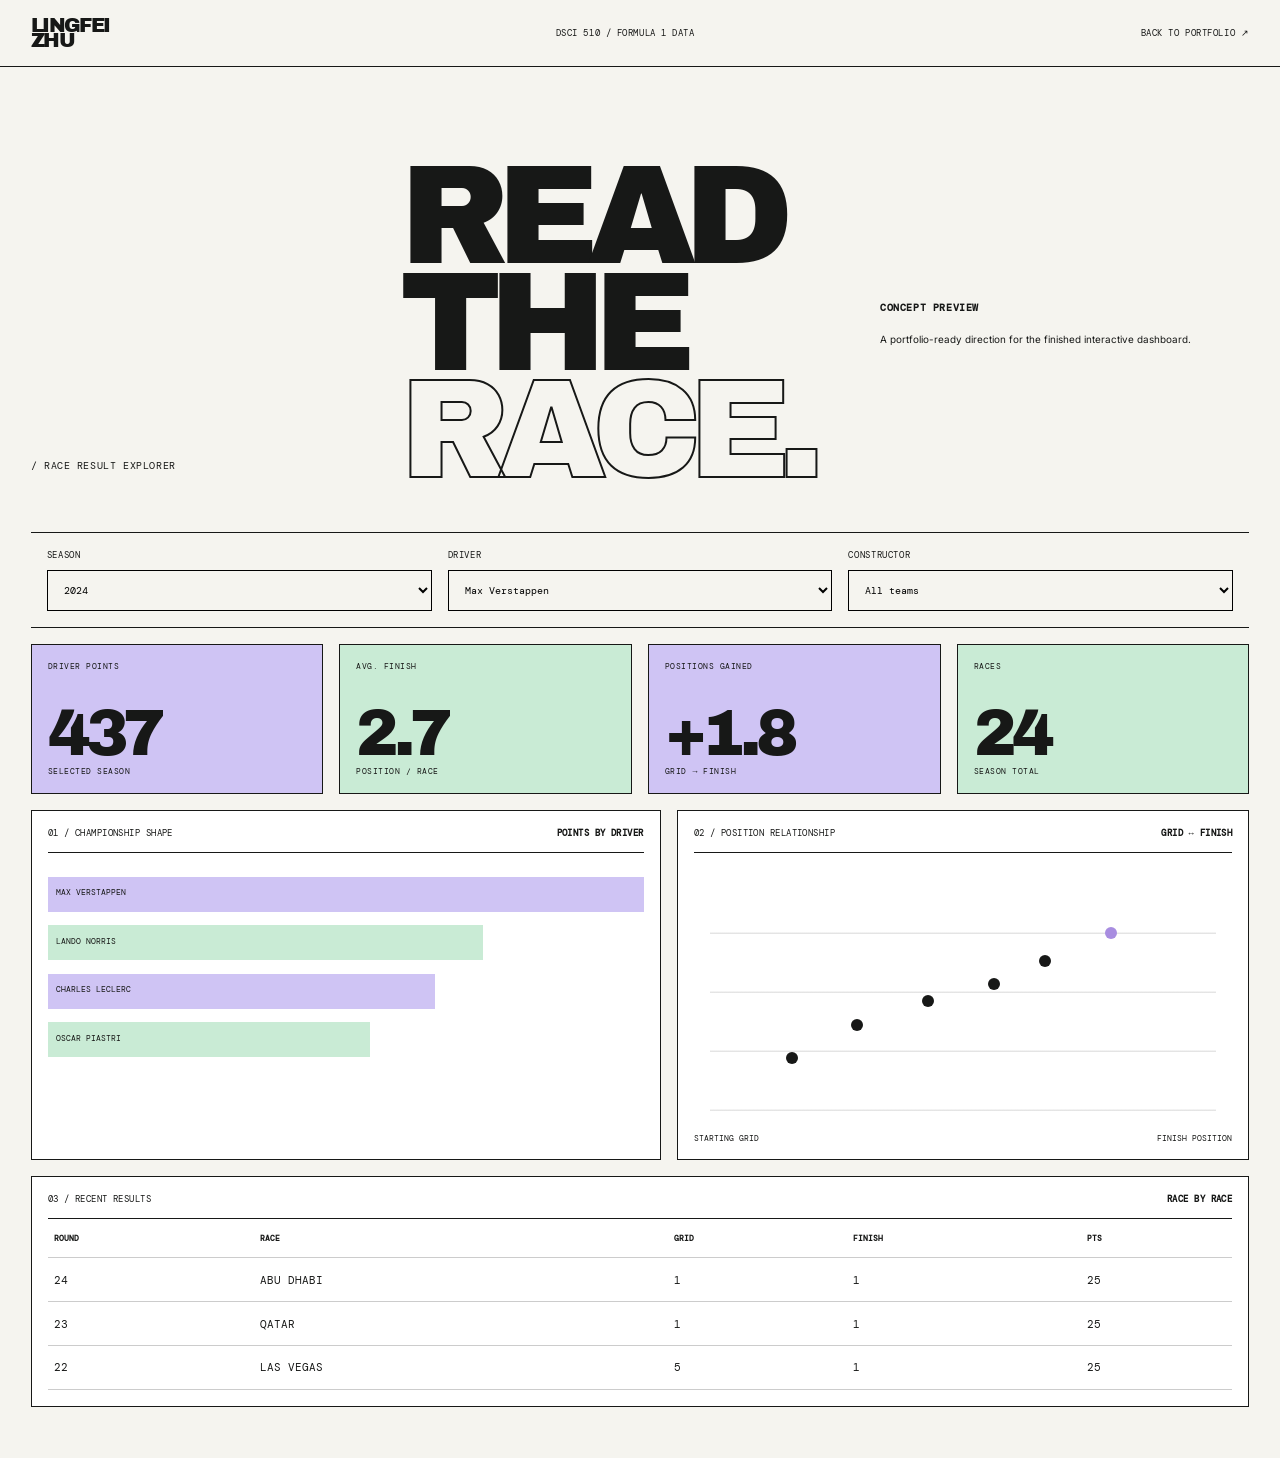
<file: f1-dashboard.html>
<!doctype html><html lang="en"><head><meta charset="UTF-8"><meta name="viewport" content="width=device-width,initial-scale=1.0"><title>Race Result Explorer</title><link rel="preconnect" href="https://fonts.googleapis.com"><link rel="preconnect" href="https://fonts.gstatic.com" crossorigin><link href="https://fonts.googleapis.com/css2?family=Archivo+Black&family=DM+Mono:wght@400;500&family=Inter:wght@400;600&display=swap" rel="stylesheet"><style>:root{--ink:#171817;--paper:#f5f4ef;--v:#cfc4f4;--m:#c9ebd5;--mono:"DM Mono",monospace;--display:"Archivo Black",sans-serif}*{box-sizing:border-box}body{margin:0;background:var(--paper);color:var(--ink);font-family:Inter,sans-serif}a{color:inherit;text-decoration:none}header{display:flex;justify-content:space-between;align-items:center;padding:18px 2.4vw;border-bottom:1px solid;font:.58rem var(--mono);letter-spacing:.06em}header a:first-child{font:1.25rem/.75 var(--display);letter-spacing:-.08em}main{padding:0 2.4vw 4vw}.hero{display:grid;grid-template-columns:1fr 1.3fr 1fr;min-height:42vh;align-items:end;padding:6rem 0 3rem}.hero p,.hero div{font:.62rem/1.5 var(--mono);letter-spacing:.06em}.hero h1{grid-column:2;margin:0;font:clamp(4.5rem,11vw,11rem)/.76 var(--display);letter-spacing:-.09em}.hero i{color:transparent;-webkit-text-stroke:2px var(--ink);font-style:normal}.hero div{align-self:center}.hero div span{display:block;margin-top:1rem;font-family:Inter,sans-serif;letter-spacing:0;line-height:1.5}.controls,.metrics,.grid{display:grid;gap:1rem}.controls{grid-template-columns:repeat(3,1fr);padding:1rem;border-block:1px solid}.controls label{font:.55rem var(--mono);letter-spacing:.07em}.controls select{width:100%;margin-top:.55rem;padding:.75rem;border:1px solid;background:var(--paper);font:.65rem var(--mono)}.metrics{grid-template-columns:repeat(4,1fr);margin:1rem 0}.metrics article{min-height:150px;padding:1rem;border:1px solid;background:var(--v);display:flex;flex-direction:column}.metrics article:nth-child(2n){background:var(--m)}small,.metrics span{font:.52rem var(--mono);letter-spacing:.06em}.metrics strong{margin:auto 0 .4rem;font:clamp(2.5rem,5vw,5rem)/.8 var(--display);letter-spacing:-.08em}.grid{grid-template-columns:1.1fr 1fr}.panel{min-height:350px;padding:1rem;border:1px solid;background:#fff}.results{grid-column:1/-1;min-height:0}.head{display:flex;justify-content:space-between;padding-bottom:.8rem;border-bottom:1px solid;font:.55rem var(--mono);letter-spacing:.05em}.bars{height:255px;padding:1.5rem 0;display:flex;flex-direction:column;gap:.85rem}.bars i{position:relative;width:var(--x);height:35px;background:var(--v);font-style:normal}.bars i:nth-child(2n){background:var(--m)}.bars em{position:absolute;left:.5rem;top:.65rem;font:.52rem var(--mono);font-style:normal}.scatter{position:relative}.dots{position:absolute;inset:4rem 2rem 3rem;background:repeating-linear-gradient(to bottom,transparent 0,transparent 24%,#ddd 25%)}.dots i{position:absolute;width:12px;aspect-ratio:1;border-radius:50%;background:var(--ink)}.dots i:nth-child(1){left:15%;bottom:20%}.dots i:nth-child(2){left:28%;bottom:34%}.dots i:nth-child(3){left:42%;bottom:44%}.dots i:nth-child(4){left:55%;bottom:51%}.dots i:nth-child(5){left:65%;bottom:61%}.dots i:nth-child(6){left:78%;bottom:73%;background:#a88de0}.scatter footer{position:absolute;bottom:1rem;left:1rem;right:1rem;display:flex;justify-content:space-between;font:.48rem var(--mono)}table{width:100%;border-collapse:collapse;font:.68rem var(--mono)}th,td{padding:.9rem .4rem;border-bottom:1px solid #ccc;text-align:left}th{font-size:.5rem}@media(max-width:760px){header span{display:none}main{padding:0 18px 2rem}.hero{grid-template-columns:1fr;min-height:58vh;padding:5rem 0 2rem}.hero h1{grid-column:1;margin:2rem 0;font-size:20vw}.hero div{align-self:end}.controls,.grid{grid-template-columns:1fr}.metrics{grid-template-columns:1fr 1fr}.results{grid-column:auto}}</style></head><body><header><a href="index.html#project">LINGFEI<br>ZHU</a><span>DSCI 510 / FORMULA 1 DATA</span><a href="index.html#project">BACK TO PORTFOLIO ↗</a></header><main><section class="hero"><p>/ RACE RESULT EXPLORER</p><h1>READ THE<br><i>RACE.</i></h1><div><b>CONCEPT PREVIEW</b><span>A portfolio-ready direction for the finished interactive dashboard.</span></div></section><section class="controls"><label>SEASON<select><option>2024</option><option>2023</option><option>2022</option></select></label><label>DRIVER<select><option>Max Verstappen</option><option>Lando Norris</option><option>Charles Leclerc</option></select></label><label>CONSTRUCTOR<select><option>All teams</option><option>Red Bull Racing</option><option>McLaren</option></select></label></section><section class="metrics"><article><small>DRIVER POINTS</small><strong>437</strong><span>SELECTED SEASON</span></article><article><small>AVG. FINISH</small><strong>2.7</strong><span>POSITION / RACE</span></article><article><small>POSITIONS GAINED</small><strong>+1.8</strong><span>GRID → FINISH</span></article><article><small>RACES</small><strong>24</strong><span>SEASON TOTAL</span></article></section><section class="grid"><article class="panel"><div class="head"><span>01 / CHAMPIONSHIP SHAPE</span><b>POINTS BY DRIVER</b></div><div class="bars"><i style="--x:100%"><em>MAX VERSTAPPEN</em></i><i style="--x:73%"><em>LANDO NORRIS</em></i><i style="--x:65%"><em>CHARLES LECLERC</em></i><i style="--x:54%"><em>OSCAR PIASTRI</em></i></div></article><article class="panel scatter"><div class="head"><span>02 / POSITION RELATIONSHIP</span><b>GRID ↔ FINISH</b></div><div class="dots"><i></i><i></i><i></i><i></i><i></i><i></i></div><footer>STARTING GRID <span>FINISH POSITION</span></footer></article><article class="panel results"><div class="head"><span>03 / RECENT RESULTS</span><b>RACE BY RACE</b></div><table><tr><th>ROUND</th><th>RACE</th><th>GRID</th><th>FINISH</th><th>PTS</th></tr><tr><td>24</td><td>ABU DHABI</td><td>1</td><td>1</td><td>25</td></tr><tr><td>23</td><td>QATAR</td><td>1</td><td>1</td><td>25</td></tr><tr><td>22</td><td>LAS VEGAS</td><td>5</td><td>1</td><td>25</td></tr></table></article></section></main></body></html>
</file>
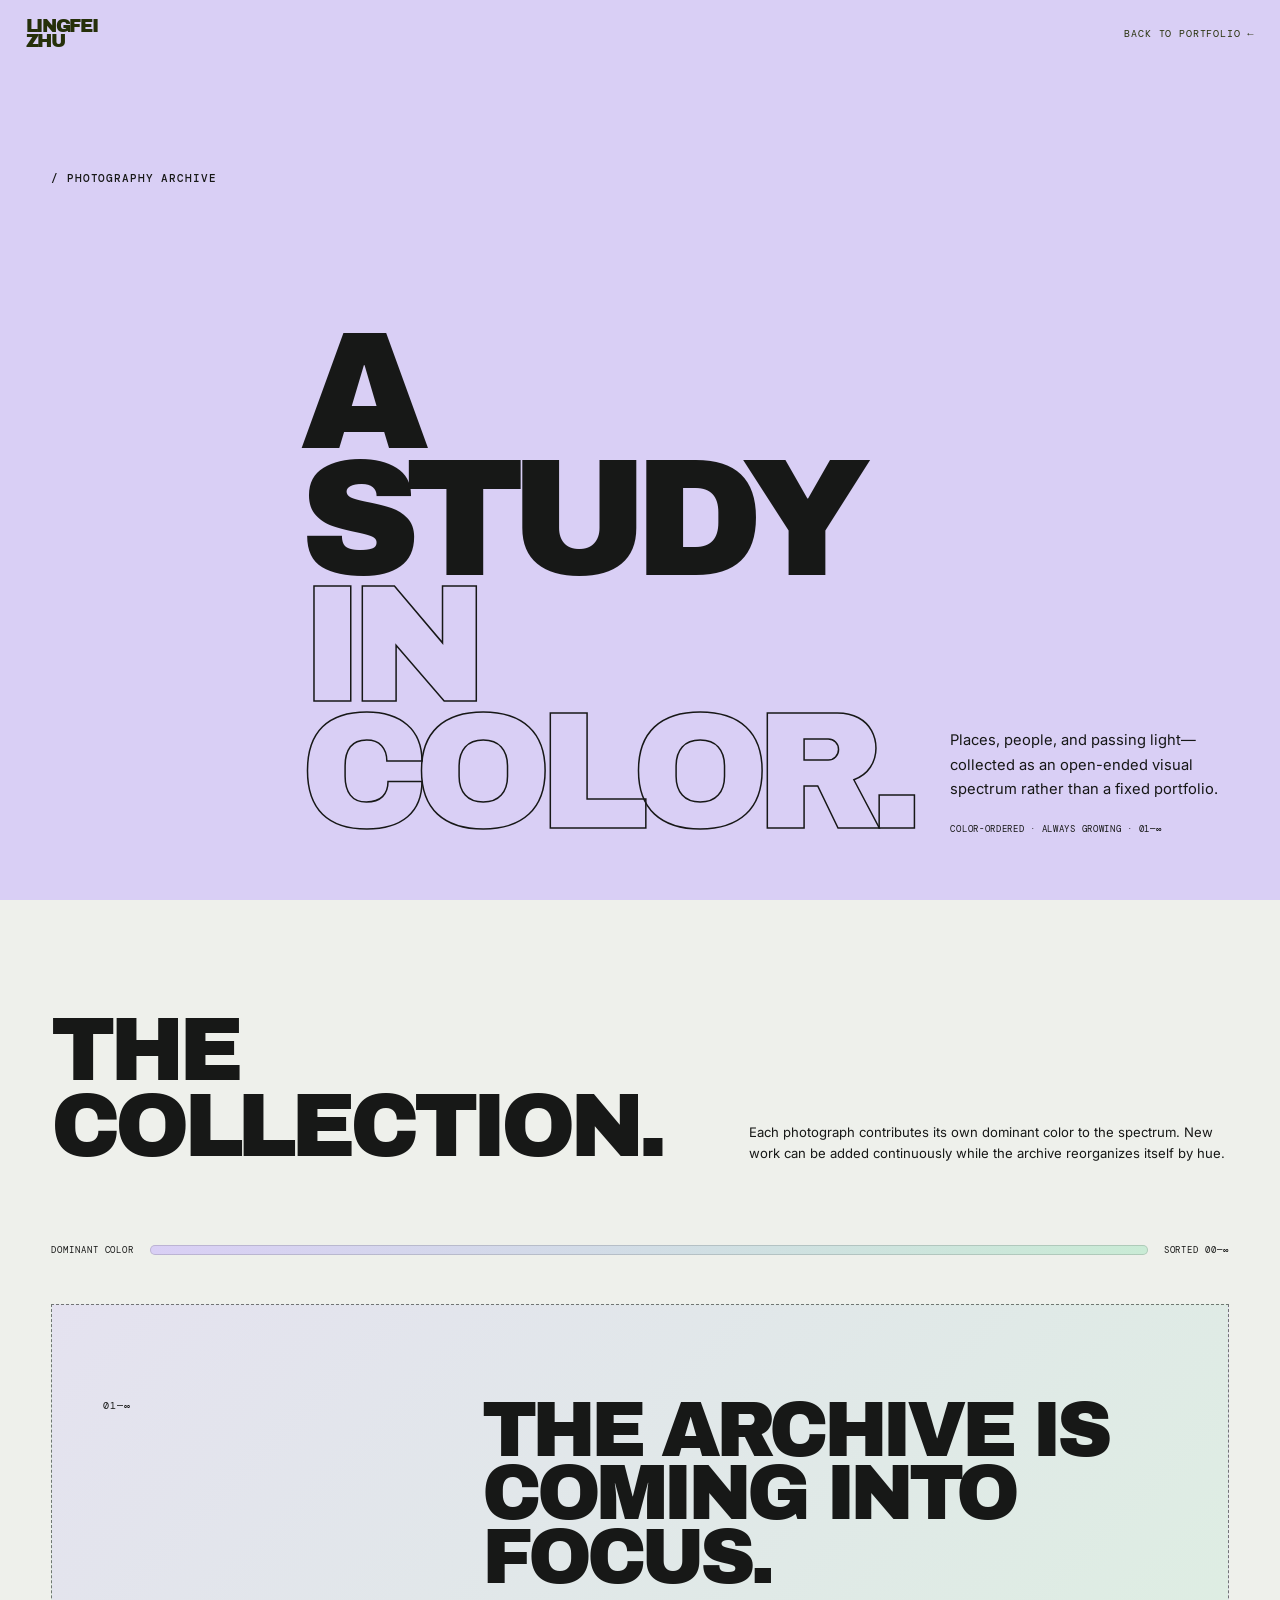
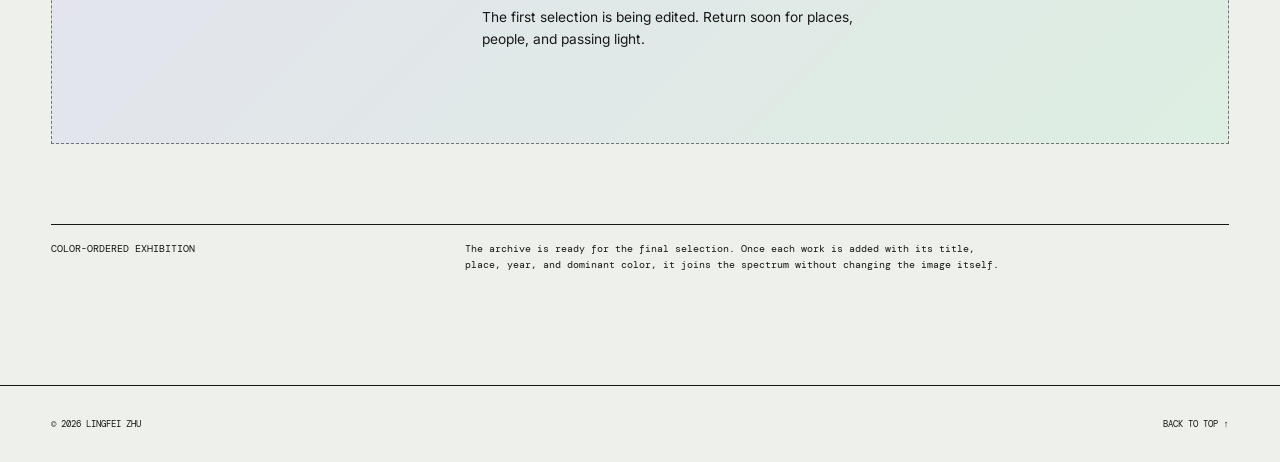
<file: photography.html>
<!doctype html>
<html lang="en">
<head>
  <meta charset="UTF-8" />
  <meta name="viewport" content="width=device-width, initial-scale=1.0" />
  <meta name="theme-color" content="#d9cff5" />
  <meta name="description" content="Lingfei Zhu — an evolving photography archive arranged as a study in color." />
  <title>A Study in Color — Lingfei Zhu</title>
  <link rel="preconnect" href="https://fonts.googleapis.com" />
  <link rel="preconnect" href="https://fonts.gstatic.com" crossorigin />
  <link href="https://fonts.googleapis.com/css2?family=Archivo+Black&amp;family=DM+Mono:wght@300;400;500&amp;family=Inter:wght@400;500;600&amp;display=swap" rel="stylesheet" />
  <link rel="stylesheet" href="styles.css?v=photo-2" />
  <script src="photography.js?v=photo-2" defer></script>
</head>
<body class="photo-archive-page">
  <header class="archive-header">
    <a class="archive-wordmark" href="index.html#photography" aria-label="Return to the main portfolio">LINGFEI<br/>ZHU</a>
    <a href="index.html#photography">BACK TO PORTFOLIO ←</a>
  </header>

  <main>
    <section class="archive-hero" aria-labelledby="archive-title">
      <p class="section-label">/ PHOTOGRAPHY ARCHIVE</p>
      <h1 id="archive-title">A STUDY<br/><span>IN COLOR.</span></h1>
      <div class="archive-hero-copy"><p>Places, people, and passing light—collected as an open-ended visual spectrum rather than a fixed portfolio.</p><small>COLOR-ORDERED · ALWAYS GROWING · 01—∞</small></div>
    </section>

    <section class="archive-gallery" aria-labelledby="collection-title">
      <div class="archive-gallery-head"><h2 id="collection-title">THE<br/>COLLECTION.</h2><p>Each photograph contributes its own dominant color to the spectrum. New work can be added continuously while the archive reorganizes itself by hue.</p></div>
      <div class="gallery-spectrum reveal" aria-label="Photographs sorted by their dominant colors"><span>DOMINANT COLOR</span><i data-photo-spectrum></i><span data-photo-count>SORTED 00—∞</span></div>
      <div class="exhibition-grid" data-photo-gallery aria-live="polite"></div>
      <div class="archive-foot reveal"><p>COLOR-ORDERED EXHIBITION</p><p>The archive is ready for the final selection. Once each work is added with its title, place, year, and dominant color, it joins the spectrum without changing the image itself.</p></div>
    </section>
  </main>

  <div class="photo-lightbox" data-photo-lightbox aria-hidden="true" role="dialog" aria-modal="true" aria-label="Expanded photograph">
    <button class="photo-lightbox-close" type="button" data-photo-close>CLOSE ×</button>
    <figure><img data-photo-lightbox-image alt="" /><figcaption><span data-photo-lightbox-title></span><small data-photo-lightbox-color></small></figcaption></figure>
  </div>

  <footer class="archive-page-foot"><span>© <span data-year></span> LINGFEI ZHU</span><a href="#archive-title">BACK TO TOP ↑</a></footer>
</body>
</html>
</file>
<file: styles.css>
:root{--ink:#171817;--paper:#f5f4ef;--acid:#c9ebd5;--soft:#dce5de;--violet:#cfc4f4;--lavender:#d9cff5;--mint:#c9ebd5;--mono:"DM Mono",monospace;--display:"Archivo Black",sans-serif;--body:"Inter",sans-serif}*{box-sizing:border-box}html{scroll-behavior:smooth}body{margin:0;overflow-x:hidden;background:var(--paper);color:var(--ink);font-family:var(--body)}a{color:inherit;text-decoration:none}button{color:inherit}::selection{background:var(--violet);color:var(--ink)}
.loader{position:fixed;inset:0;z-index:100;display:grid;place-items:center;background:var(--acid);clip-path:inset(0);transition:clip-path 1s cubic-bezier(.77,0,.18,1)}.loader.done{clip-path:inset(0 0 100% 0);pointer-events:none}.loader-mark{font:4.2rem/1 var(--display);letter-spacing:-.12em;transform:skew(-8deg)}.loader-mark span{margin-left:.2em;font-size:1.3rem;vertical-align:top}.loader p{position:absolute;bottom:2rem;font:500 .68rem/1 var(--mono);letter-spacing:.08em}
.site-header{position:fixed;z-index:50;inset:0 0 auto;height:92px;display:flex;align-items:center;justify-content:space-between;padding:15px 2.2vw;color:var(--ink)}.wordmark{position:relative;z-index:2;display:flex;flex-direction:column;color:#fff;font:1.4rem/.77 var(--display);letter-spacing:-.08em;mix-blend-mode:difference}.status{position:relative;z-index:2;display:flex;align-items:center;gap:.6rem;color:#fff;font:.58rem/1 var(--mono);letter-spacing:.08em;mix-blend-mode:difference}.status i{width:7px;height:7px;border-radius:50%;background:var(--mint);box-shadow:0 0 0 5px rgba(201,235,213,.22)}.menu-toggle{position:relative;z-index:2;width:83px;height:48px;display:grid;grid-template-columns:1fr 20px;place-items:center;border:1px solid;border-radius:100px;background:transparent;color:#fff;font:.62rem var(--mono);cursor:pointer;mix-blend-mode:difference}.menu-toggle i{grid-column:2;position:absolute;width:17px;height:1px;background:currentColor;transition:transform .35s}.menu-toggle i:last-child{transform:translateY(5px)}.menu-toggle[aria-expanded=true] i{transform:rotate(45deg)}.menu-toggle[aria-expanded=true] i:last-child{transform:rotate(-45deg)}nav{position:fixed;z-index:1;inset:0;padding:15vh 7vw 6vh;display:flex;flex-direction:column;justify-content:center;background:var(--violet);clip-path:circle(0 at calc(100% - 5vw) 45px);transition:clip-path .8s cubic-bezier(.75,0,.2,1)}nav.open{clip-path:circle(150% at calc(100% - 5vw) 45px)}.site-header:has(nav.open) .wordmark,.site-header:has(nav.open) .status,.site-header:has(nav.open) .menu-toggle{color:var(--ink);mix-blend-mode:normal}nav a{width:max-content;font:clamp(3.2rem,7.5vw,7rem)/.88 var(--display);text-transform:uppercase;letter-spacing:-.085em;transition:transform .25s}nav a:hover{transform:translateX(2vw)}nav a small{display:inline-block;width:3.5rem;font:.65rem var(--mono);letter-spacing:0;vertical-align:top}.nav-foot{margin-top:4vh;font:.64rem/1.5 var(--mono)}
.hero{position:relative;min-height:100svh;padding:20vh 2.2vw 5vh;overflow:hidden}.contour{position:absolute;inset:0;opacity:.5;pointer-events:none}.contour svg{width:100%;height:100%;stroke:#a8aaa2;stroke-width:.8;vector-effect:non-scaling-stroke}.eyebrow,.section-label{position:relative;z-index:2;font:500 .68rem/1 var(--mono);letter-spacing:.08em}.hero h1{position:relative;z-index:2;display:flex;flex-direction:column;width:max-content;margin:5vh 0 0;font:clamp(4.5rem,13.4vw,13rem)/.74 var(--display);letter-spacing:-.095em;text-transform:uppercase}.hero h1 .outline{color:transparent;-webkit-text-stroke:2px var(--ink);transform:translateX(10vw)}.hero h1 span:last-child{transform:translateX(3vw)}.hero-orbit{position:absolute;z-index:3;top:18%;right:7%;width:clamp(130px,17vw,240px);aspect-ratio:1;display:grid;place-items:center;border:1px solid;border-radius:50%;background:var(--acid);animation:float 5s ease-in-out infinite}.hero-orbit b{font:3rem/1 var(--display);letter-spacing:-.12em;transform:skew(-8deg)}.orbit-copy{position:absolute;inset:6px;font:.54rem var(--mono);letter-spacing:.08em;animation:spin 12s linear infinite}.hero-meta{position:absolute;right:4vw;bottom:7vh;z-index:2;width:30vw;min-width:300px}.hero-meta>p{font-size:clamp(1rem,1.45vw,1.35rem);line-height:1.5}.hero-actions{margin-top:1.6rem}.text-link{display:flex;justify-content:space-between;padding:.8rem 0;border-top:1px solid;font:.66rem var(--mono)}.text-link:last-child{border-bottom:1px solid}.hero-index{position:absolute;left:2.2vw;bottom:5vh;font:.6rem var(--mono)}.scroll-cue{position:absolute;bottom:5vh;left:43%;display:flex;align-items:center;gap:.8rem;font:.55rem var(--mono);transform:rotate(-90deg);transform-origin:left center}.scroll-cue i{width:60px;height:1px;background:var(--ink);transform-origin:left;animation:pulse 1.7s ease-in-out infinite}
.section-pad{padding:9rem 4vw}.intro{position:relative;overflow:hidden;background:var(--ink);color:var(--paper)}.intro-copy{max-width:1200px;margin:5rem 0;font:clamp(2.5rem,5.5vw,5.5rem)/1.03 var(--display);letter-spacing:-.06em;text-transform:uppercase}.intro-copy span{color:var(--acid)}.stats{display:grid;grid-template-columns:repeat(4,1fr);gap:1px;margin-bottom:8rem;background:#55574f}.stats article{min-height:220px;padding:1.5rem;display:flex;flex-direction:column;justify-content:space-between;background:var(--ink)}.stats strong{color:var(--acid);font:clamp(3rem,6vw,6rem)/1 var(--display);letter-spacing:-.08em}.stats span{max-width:180px;font:.68rem/1.5 var(--mono);text-transform:uppercase}.ticker{margin-inline:-4vw;padding-block:1rem;overflow:hidden;background:var(--acid);color:var(--ink);white-space:nowrap;transform:rotate(-2deg) scale(1.03)}.ticker div{width:max-content;font:1rem var(--mono);animation:marquee 28s linear infinite}
.section-head{display:grid;grid-template-columns:1fr 2.2fr 1fr;align-items:end;margin-bottom:5rem}.section-head h2,.project h2,.photo-head h2,.contact h2{margin:0;font:clamp(4rem,9vw,9rem)/.78 var(--display);letter-spacing:-.09em}.section-head h2 span,.project h2 span,.photo-head h2 span,.contact h2 span{color:transparent;-webkit-text-stroke:1.5px currentColor}.section-head>p:last-child{font-size:.9rem;line-height:1.6}.education{background:var(--acid)}.education-grid{display:grid;grid-template-columns:1fr 1fr;gap:1.4rem}.education-card{min-height:370px;padding:2rem;display:flex;flex-direction:column;border:1px solid}.education-card:nth-child(2){background:var(--paper)}.edu-year{font:.65rem var(--mono)}.education-card h3{max-width:700px;margin:auto 0 1rem;font:clamp(2.2rem,4vw,4.5rem)/.92 var(--display);letter-spacing:-.06em}.education-card p{margin:0 0 1rem;font-size:1.05rem}.education-card small{font:.62rem/1.5 var(--mono)}
.experience{background:var(--paper)}.timeline{border-top:1px solid}.role{display:grid;grid-template-columns:50px 150px minmax(280px,1.2fr) 1.5fr;gap:1.5rem;padding:2.2rem 0;border-bottom:1px solid}.role-no,.role-date{font:.6rem/1.4 var(--mono)}.role-main h3{margin:0 0 .5rem;font:clamp(1.5rem,2.7vw,3rem)/1 var(--display);letter-spacing:-.05em}.role-main p{margin:0;font-size:.8rem;font-weight:600}.role ul{margin:0;padding-left:1rem;font-size:.84rem;line-height:1.55}.role li+li{margin-top:.5rem}
.project{display:grid;grid-template-columns:minmax(310px,.72fr) minmax(560px,1.28fr);gap:5vw;min-height:100vh;background:var(--violet);color:var(--ink)}.project-copy{align-self:center}.project-copy>p:nth-of-type(2){max-width:650px;font-size:1rem;line-height:1.7}.project-award{margin-top:3rem;padding-top:1rem;display:flex;flex-direction:column;gap:.5rem;border-top:1px solid}.project-award strong{font:1.3rem var(--display)}.project-award span{font:.6rem var(--mono)}.project-visual{position:relative;min-height:680px;overflow:hidden;border:1px solid rgba(23,24,23,.35);background:rgba(245,244,239,.12)}.sonar{position:absolute;inset:50% auto auto 50%;width:min(32vw,480px);aspect-ratio:1;border:1px solid;border-radius:50%;transform:translate(-50%,-50%)}.sonar i{position:absolute;inset:16%;border:1px solid;border-radius:50%}.sonar i:nth-child(2){inset:32%}.sonar i:nth-child(3){inset:48%;background:var(--mint)}.sonar:before,.sonar:after{content:"";position:absolute;background:var(--ink)}.sonar:before{left:50%;top:-15%;width:1px;height:130%}.sonar:after{top:50%;left:-15%;height:1px;width:130%}.sonar b{position:absolute;z-index:2;left:50%;top:50%;color:var(--ink);font:2rem var(--display);transform:translate(-50%,-50%)}.coordinates{position:absolute;left:1.5rem;bottom:1.5rem;font:.62rem/1.6 var(--mono)}.project-hint{position:absolute;right:1.5rem;bottom:1.5rem;margin:0;font:.58rem var(--mono);letter-spacing:.08em}.project-node{position:absolute;z-index:3;width:clamp(170px,15vw,245px);padding:.55rem;border:1px solid var(--ink);background:var(--paper);color:var(--ink);box-shadow:8px 8px 0 rgba(23,24,23,.13);cursor:zoom-in;animation:project-drift 5.4s ease-in-out infinite;animation-delay:var(--delay);transition:box-shadow .25s,scale .25s}.project-node:hover,.project-node:focus-visible{z-index:5;scale:1.045;box-shadow:13px 15px 0 rgba(23,24,23,.18)}.project-node span{display:block;padding:.1rem .15rem .55rem;text-align:left;font:600 .58rem var(--mono)}.project-node img{width:100%;height:135px;display:block;object-fit:cover;border:1px solid rgba(23,24,23,.35)}.node-path{top:7%;right:4%}.node-probability{top:38%;left:3%}.node-search{right:5%;bottom:9%}.node-search img{object-fit:contain;background:#fff}.leaflet-feature{grid-column:1/-1;display:grid;grid-template-columns:.72fr 1.28fr;gap:5vw;margin-top:2rem;padding:clamp(1.5rem,4vw,4rem);border:1px solid;background:var(--mint)}.leaflet-copy{display:flex;flex-direction:column;justify-content:center}.leaflet-copy h3{margin:1.8rem 0;font:clamp(3.2rem,6vw,7rem)/.82 var(--display);letter-spacing:-.075em}.leaflet-copy>p:not(.section-label){max-width:630px;font-size:.95rem;line-height:1.7}.leaflet-copy ul{display:flex;flex-wrap:wrap;gap:.5rem;margin:1.5rem 0 3rem;padding:0;list-style:none}.leaflet-copy li{padding:.55rem .75rem;border:1px solid;border-radius:100px;font:.55rem var(--mono)}.leaflet-copy small{font:.58rem/1.5 var(--mono);letter-spacing:.06em}.leaflet-spread{display:grid;grid-template-columns:1fr 1fr;gap:1.5rem;align-items:center;perspective:1400px}.leaflet-page{position:relative;padding:0;border:1px solid;background:var(--paper);box-shadow:15px 18px 0 rgba(23,24,23,.15);cursor:zoom-in;animation:leaflet-drift 6s ease-in-out infinite;animation-delay:var(--delay);transition:transform .3s,box-shadow .3s}.leaflet-page:first-child{transform:rotateY(4deg) rotate(-1deg)}.leaflet-page:last-child{transform:rotateY(-4deg) rotate(1deg)}.leaflet-page:hover,.leaflet-page:focus-visible{z-index:2;transform:translateY(-8px) rotate(0);box-shadow:20px 25px 0 rgba(23,24,23,.18)}.leaflet-page img{width:100%;display:block;aspect-ratio:8.5/11;object-fit:cover}.leaflet-page span{position:absolute;right:.6rem;bottom:.6rem;padding:.35rem .48rem;background:var(--paper);font:.56rem var(--mono)}.project-lightbox{position:fixed;z-index:120;inset:0;display:grid;grid-template-columns:70px minmax(0,1fr) 70px;align-items:center;padding:5rem 2vw 2rem;background:rgba(23,24,23,.93);color:var(--paper);opacity:0;visibility:hidden;transition:opacity .3s,visibility .3s}.project-lightbox.open{opacity:1;visibility:visible}.project-lightbox figure{height:100%;min-height:0;margin:0;display:grid;grid-template-rows:minmax(0,1fr) auto}.project-lightbox figure img{width:100%;height:100%;min-height:0;object-fit:contain}.project-lightbox figcaption{display:flex;justify-content:space-between;gap:1rem;padding-top:1rem;font:.65rem var(--mono);letter-spacing:.04em}.lightbox-close{position:absolute;top:1.5rem;right:2vw;padding:.7rem 1rem;border:1px solid currentColor;border-radius:100px;background:transparent;color:inherit;font:.62rem var(--mono);cursor:pointer}.lightbox-nav{width:48px;aspect-ratio:1;margin:auto;border:1px solid currentColor;border-radius:50%;background:transparent;color:inherit;font-size:1.2rem;cursor:pointer;transition:background .25s,color .25s}.lightbox-nav:hover{background:var(--mint);color:var(--ink)}
.skills{background:var(--paper)}.skill-list{border-top:1px solid}.skill-list article{display:grid;grid-template-columns:60px 1fr 1.4fr;align-items:center;gap:1rem;padding:1.6rem 0;border-bottom:1px solid}.skill-list span{font:.62rem var(--mono)}.skill-list h3{margin:0;font:clamp(1.4rem,2.8vw,3rem) var(--display);letter-spacing:-.05em}.skill-list p{margin:0;font:.75rem/1.6 var(--mono)}
.photography{background:#eef0eb}.photo-head{display:grid;grid-template-columns:1fr 2.2fr 1fr;align-items:end;margin-bottom:5rem}.photo-head h2{grid-column:2}.photo-head>p:last-child{font-size:.9rem;line-height:1.6}.gallery-spectrum{display:grid;grid-template-columns:auto 1fr auto;align-items:center;gap:1rem;margin-bottom:3rem;font:.58rem var(--mono);letter-spacing:.1em}.gallery-spectrum i{height:10px;border-radius:20px;background:linear-gradient(90deg,#c98f82,#d5aa6d,#b7b66b,#88ad8e,#79a9aa,#7f96bd,#aa8bbd,#c58fae);box-shadow:inset 0 0 0 1px rgba(23,24,23,.15)}.exhibition-grid{display:grid;grid-template-columns:repeat(12,1fr);grid-auto-flow:dense;gap:clamp(1rem,2vw,2rem);align-items:start}.exhibit{margin:0}.exhibit>div{position:relative;display:grid;place-items:center;overflow:hidden;border:1px solid rgba(23,24,23,.45);background:linear-gradient(145deg,#d7d8d4,#f2f2ee);box-shadow:inset 0 -10px var(--photo-color)}.exhibit>div:after{content:"";position:absolute;inset:0;background:linear-gradient(135deg,transparent 49.8%,rgba(23,24,23,.28) 50%,transparent 50.2%)}.exhibit>div:has(img):after{display:none}.exhibit img{width:100%;height:100%;display:block;object-fit:cover}.exhibit b{position:absolute;z-index:1;top:1rem;left:1rem;padding:.25rem .35rem;background:rgba(245,244,239,.8);font:.62rem var(--mono)}.exhibit span{position:relative;z-index:1;font:.57rem var(--mono);letter-spacing:.12em}.exhibit figcaption{display:flex;justify-content:space-between;gap:1rem;padding-top:.65rem;border-top:1px solid;font:.56rem var(--mono)}.exhibit figcaption em{font-style:normal}.exhibit figcaption small{display:flex;align-items:center;gap:.45rem;font:inherit;opacity:.75;text-align:right}.exhibit figcaption small:before{content:"";width:.75rem;height:.75rem;border-radius:50%;background:var(--photo-color);box-shadow:0 0 0 1px rgba(23,24,23,.2)}.exhibit:nth-child(1){grid-column:1/span 5}.exhibit:nth-child(1)>div{aspect-ratio:4/3}.exhibit:nth-child(2){grid-column:8/span 4;margin-top:8rem}.exhibit:nth-child(2)>div{aspect-ratio:3/4}.exhibit:nth-child(3){grid-column:2/span 3;margin-top:-2rem}.exhibit:nth-child(3)>div{aspect-ratio:1}.exhibit:nth-child(4){grid-column:6/span 6;margin-top:4rem}.exhibit:nth-child(4)>div{aspect-ratio:16/9}.exhibit:nth-child(5){grid-column:1/span 4;margin-top:5rem}.exhibit:nth-child(5)>div{aspect-ratio:3/4}.exhibit:nth-child(6){grid-column:6/span 3}.exhibit:nth-child(6)>div{aspect-ratio:1}.exhibit:nth-child(7){grid-column:9/span 4;margin-top:7rem}.exhibit:nth-child(7)>div{aspect-ratio:4/3}.exhibit:nth-child(8){grid-column:3/span 8;margin-top:4rem}.exhibit:nth-child(8)>div{aspect-ratio:16/7;border-style:dashed}.archive-foot{display:grid;grid-template-columns:1fr 2fr;gap:2rem;margin-top:5rem;padding-top:1rem;border-top:1px solid;font:.62rem/1.6 var(--mono)}.archive-foot p{margin:0}.archive-foot p:last-child{max-width:540px}
.contact{position:relative;overflow:hidden;background:var(--ink);color:var(--paper)}.contact-track{position:absolute;top:5rem;white-space:nowrap;color:#2f312b;font:9vw/.8 var(--display);letter-spacing:-.07em;animation:marquee 30s linear infinite reverse}.contact-inner{position:relative;padding:17rem 4vw 3rem}.contact h2{margin:3rem 0 5rem}.contact h2 span{color:var(--acid);-webkit-text-stroke:0}.contact-links{border-top:1px solid #66685f}.contact-button{display:flex;justify-content:space-between;align-items:center;padding:1.2rem 0;border-bottom:1px solid #66685f;font:clamp(1.1rem,2.2vw,2rem) var(--mono)}.contact-button b{width:56px;height:56px;display:grid;place-items:center;border-radius:50%;background:var(--acid);color:var(--ink);transition:transform .3s}.contact-button:hover b{transform:rotate(45deg)}.contact-foot{margin-top:7rem;display:grid;grid-template-columns:1fr 1fr 1fr;font:.6rem var(--mono)}.contact-foot p:nth-child(2){text-align:center}.contact-foot a{text-align:right}.reveal{opacity:0;transform:translateY(40px);transition:opacity .9s ease,transform .9s cubic-bezier(.2,.7,.2,1)}.reveal.in-view{opacity:1;transform:translateY(0)}
@keyframes marquee{to{transform:translateX(-50%)}}@keyframes spin{to{transform:rotate(360deg)}}@keyframes float{50%{transform:translateY(-16px) rotate(3deg)}}@keyframes pulse{50%{transform:scaleX(.35)}}@keyframes project-drift{0%,100%{translate:0 0;rotate:-.4deg}50%{translate:0 calc(var(--drift) * -1);rotate:.7deg}}@keyframes leaflet-drift{0%,100%{translate:0 0}50%{translate:0 -8px}}
@media(max-width:820px){.site-header{height:75px;padding-inline:18px}.status{display:none}nav{padding-inline:18px}nav a{font-size:12vw}.hero{min-height:840px;padding:18vh 18px 3rem}.hero h1{margin-top:4rem;font-size:clamp(4rem,20vw,7rem)}.hero h1 .outline,.hero h1 span:last-child{transform:none}.hero-orbit{top:12%;right:-35px;width:135px}.hero-meta{left:18px;right:auto;bottom:5rem;width:calc(100% - 36px);min-width:0}.scroll-cue{display:none}.section-pad{padding:6rem 18px}.intro-copy{margin-block:4rem}.stats{grid-template-columns:1fr 1fr}.stats article{min-height:170px}.section-head,.photo-head{display:block}.section-head h2,.photo-head h2{margin:2rem 0}.education-grid{grid-template-columns:1fr}.education-card{min-height:300px}.role{grid-template-columns:34px 1fr}.role-date{text-align:right}.role-main,.role ul{grid-column:2}.project{grid-template-columns:1fr;min-height:0}.project-visual{min-height:610px}.sonar{width:70vw}.project-node{width:46%;animation-duration:6s}.project-node img{height:110px}.node-path{top:5%;right:3%}.node-probability{top:35%;left:3%}.node-search{right:3%;bottom:8%}.project-hint{right:1rem;bottom:1rem}.coordinates{left:1rem;bottom:1rem}.leaflet-feature{grid-column:1;grid-template-columns:1fr;margin-inline:-18px;padding:4rem 18px}.leaflet-spread{gap:.6rem}.leaflet-page{box-shadow:7px 9px 0 rgba(23,24,23,.14)}.project-lightbox{grid-template-columns:48px minmax(0,1fr) 48px;padding:4.5rem 0 1.2rem}.lightbox-nav{width:38px}.project-lightbox figcaption{padding-inline:.8rem}.skill-list article{grid-template-columns:36px 1fr}.skill-list p{grid-column:2}.gallery-spectrum{grid-template-columns:auto 1fr auto;gap:.6rem}.gallery-spectrum span{font-size:.48rem}.exhibition-grid{grid-template-columns:repeat(2,1fr);gap:1.5rem 1rem}.exhibit{grid-column:auto!important;margin-top:0!important}.exhibit:nth-child(3n+2){margin-top:4rem!important}.exhibit>div{aspect-ratio:4/3}.exhibit:nth-child(2)>div,.exhibit:nth-child(5)>div{aspect-ratio:3/4}.exhibit:nth-child(8){grid-column:1/3!important}.archive-foot{grid-template-columns:1fr}.contact-inner{padding:12rem 18px 2rem}.contact-button b{width:44px;height:44px}.contact-foot{grid-template-columns:1fr 1fr;gap:1.5rem}.contact-foot p:nth-child(2){display:none}}
@media(prefers-reduced-motion:reduce){html{scroll-behavior:auto}*,*:before,*:after{animation-duration:.01ms!important;animation-iteration-count:1!important;transition-duration:.01ms!important}}
.workflow-feature{grid-column:1/-1;display:grid;grid-template-columns:.62fr 1.38fr;gap:4vw;align-items:center;padding:clamp(1.5rem,4vw,4rem);border:1px solid;background:var(--paper)}
.workflow-copy h3{margin:1.8rem 0;font:clamp(3rem,5.5vw,6.5rem)/.84 var(--display);letter-spacing:-.075em}.workflow-copy>p:not(.section-label){max-width:600px;font-size:.93rem;line-height:1.7}.workflow-copy>div{display:flex;flex-wrap:wrap;gap:.45rem;margin-top:2rem}.workflow-copy span{padding:.5rem .65rem;border:1px solid;border-radius:100px;font:.53rem var(--mono)}
.workflow-board{position:relative;padding:.8rem;border:1px solid;background:#fff;box-shadow:16px 18px 0 var(--violet);cursor:zoom-in;animation:workflow-drift 6.5s ease-in-out infinite;animation-delay:var(--delay);transition:transform .3s,box-shadow .3s}.workflow-board:hover,.workflow-board:focus-visible{transform:translateY(-8px) rotate(.3deg);box-shadow:22px 27px 0 var(--violet)}.workflow-board img{width:100%;display:block}.workflow-board span{position:absolute;right:1.2rem;bottom:1.2rem;padding:.55rem .7rem;background:var(--ink);color:var(--paper);font:.56rem var(--mono)}
@keyframes workflow-drift{0%,100%{translate:0 0;rotate:-.15deg}50%{translate:0 -7px;rotate:.25deg}}
@media(max-width:820px){.workflow-feature{grid-column:1;grid-template-columns:1fr;margin-inline:-18px;padding:4rem 18px}.workflow-board{box-shadow:8px 10px 0 var(--violet)}.workflow-board span{right:.8rem;bottom:.8rem;max-width:75%;font-size:.48rem}}
@media(prefers-reduced-motion:reduce){.workflow-board{animation:none}}
.section-head h2 span,.project h2 span,.photo-head h2 span{-webkit-text-stroke:1.5px var(--ink)!important}
.project h2 span{color:var(--paper)!important}
.intro-copy{max-width:1050px;margin:4.5rem 0 3.5rem;font-size:clamp(3.2rem,6.7vw,7rem);line-height:.96;letter-spacing:-.065em;text-transform:none}.intro-copy span{display:block;margin-top:.08em}
.intro-pillars{display:grid;grid-template-columns:repeat(4,1fr);margin-bottom:6rem;border-block:1px solid #55574f}.intro-pillars article{position:relative;min-height:190px;padding:1.4rem 1.5rem;display:flex;flex-direction:column}.intro-pillars article+article{border-left:1px solid #55574f}.intro-pillars b{color:var(--acid);font:.6rem var(--mono)}.intro-pillars h3{margin:auto 0 .7rem;color:var(--paper);font:clamp(1.35rem,2.4vw,2.5rem)/1 var(--display);letter-spacing:-.045em}.intro-pillars p{max-width:250px;margin:0;color:#b8bab2;font:.78rem/1.55 var(--body)}
@media(max-width:820px){.intro-copy{margin:4rem 0 3rem;font-size:clamp(3rem,14vw,5.8rem)}.intro-pillars{grid-template-columns:1fr 1fr;margin-bottom:4rem}.intro-pillars article{min-height:170px;padding:1.1rem}.intro-pillars article+article{border-left:0}.intro-pillars article:nth-child(even){border-left:1px solid #55574f}.intro-pillars article:nth-child(n+3){border-top:1px solid #55574f}.intro-pillars h3{font-size:1.6rem}.intro-pillars p{font-size:.73rem}}
.intro-pillars{gap:1rem;border:0;background:transparent}.intro-pillars article,.intro-pillars article+article{min-height:220px;padding:0;border:0}.intro-card{width:100%;height:220px;padding:0;border:0;background:transparent;color:inherit;font:inherit;text-align:left;cursor:pointer;perspective:1100px}.intro-card-inner{position:relative;width:100%;height:100%;display:block;transform-style:preserve-3d;transition:transform .65s cubic-bezier(.2,.75,.2,1)}.intro-card:hover .intro-card-inner,.intro-card:focus-visible .intro-card-inner,.intro-card[aria-pressed="true"] .intro-card-inner{transform:rotateY(180deg)}.intro-card:focus-visible{outline:2px solid var(--acid);outline-offset:4px}.intro-card-face{position:absolute;inset:0;padding:1.35rem;display:flex;flex-direction:column;border:1px solid #55574f;backface-visibility:hidden;-webkit-backface-visibility:hidden}.intro-card-front{justify-content:space-between;background:#222421}.intro-card-front b{font:.6rem var(--mono)}.intro-card-front strong{font:clamp(1.8rem,3vw,3.2rem)/1 var(--display);letter-spacing:-.055em}.intro-card-face small{font:.51rem var(--mono);letter-spacing:.06em}.intro-card-front small{color:#898c83}.intro-card-back{justify-content:space-between;background:var(--acid);color:var(--ink);transform:rotateY(180deg)}.intro-card-back b{color:var(--ink);font:.57rem var(--mono)}.intro-card-back>span{max-width:240px;font:600 clamp(1rem,1.45vw,1.35rem)/1.3 var(--body);letter-spacing:-.025em}.intro-card-back small{padding-top:.8rem;border-top:1px solid rgba(23,24,23,.4)}
@media(max-width:820px){.intro-pillars{gap:.7rem}.intro-pillars article,.intro-pillars article+article{min-height:185px;border:0}.intro-card{height:185px}.intro-card-face{padding:1rem}.intro-card-front strong{font-size:clamp(1.35rem,6vw,2rem)}.intro-card-back>span{font-size:.88rem}.intro-card-face small{font-size:.43rem}}
@media(prefers-reduced-motion:reduce){.intro-card-inner{transition:none}}
.stats em{font:500 .55rem var(--mono);font-style:normal;letter-spacing:.09em;color:#85887f}.stats strong{white-space:nowrap}.stats article:nth-child(4){background:#20251f}.stats article:nth-child(4) em{color:var(--acid)}
.profile-note{display:grid;grid-template-columns:1fr 1fr;gap:2rem;margin:1.25rem 0 4rem;padding:1.35rem 0;border-block:1px solid #55574f}.profile-note p{max-width:540px;margin:0;font:.9rem/1.55 var(--body)}.profile-note span{display:block;margin-bottom:.55rem;font:.55rem var(--mono);letter-spacing:.09em;color:#666960}.archive-pending{grid-column:1/-1;min-height:440px;display:grid;grid-template-columns:minmax(100px,1fr) 2fr;align-content:center;gap:1rem 2rem;padding:clamp(1.5rem,4vw,4rem);border:1px dashed rgba(23,24,23,.55);background:linear-gradient(135deg,rgba(217,207,245,.44),rgba(201,235,213,.44))}.archive-pending span{font:.65rem var(--mono);letter-spacing:.1em}.archive-pending strong{font:clamp(2.8rem,6vw,6rem)/.83 var(--display);letter-spacing:-.07em}.archive-pending p{grid-column:2;max-width:420px;margin:0;font:.86rem/1.6 var(--body)}
@media(max-width:820px){.profile-note{grid-template-columns:1fr;gap:1.4rem;margin-bottom:3rem}.archive-pending{min-height:360px;grid-template-columns:1fr;padding:1.5rem}.archive-pending p{grid-column:1}.site-header .status{display:none}}
.project-summary-strip{grid-column:1/-1;display:grid;grid-template-columns:repeat(3,1fr);gap:1.25rem;margin-top:-2rem;padding:1.1rem 0;border-block:1px solid rgba(23,24,23,.65)}.project-summary-strip p{margin:0;font:.74rem/1.55 var(--body)}.project-summary-strip p+p{padding-left:1.25rem;border-left:1px solid rgba(23,24,23,.45)}.project-summary-strip span{display:block;margin-bottom:.55rem;font:.52rem var(--mono);letter-spacing:.07em}@media(max-width:820px){.project-summary-strip{grid-column:1;grid-template-columns:1fr;margin-top:0;gap:0}.project-summary-strip p{padding:1rem 0}.project-summary-strip p+p{padding-left:0;border-left:0;border-top:1px solid rgba(23,24,23,.3)}}
.project-media-strip{grid-column:1/-1;display:grid;grid-template-columns:1.7fr .65fr .65fr;gap:1rem;margin-top:-3.25rem}.project-media{position:relative;min-height:190px;padding:0;border:1px solid var(--ink);background:var(--paper);color:var(--ink);overflow:hidden;cursor:zoom-in}.project-media img{width:100%;height:100%;display:block;object-fit:cover;transition:transform .35s ease}.project-media--workflow img{object-position:center 44%}.project-media span{position:absolute;right:.6rem;bottom:.6rem;padding:.35rem .45rem;background:var(--paper);font:.5rem var(--mono);letter-spacing:.04em}.project-media:hover img,.project-media:focus-visible img{transform:scale(1.035)}.project-media:focus-visible{outline:3px solid var(--ink);outline-offset:4px}@media(max-width:820px){.project-media-strip{grid-column:1;grid-template-columns:1.3fr 1fr;gap:.7rem;margin-top:-1.25rem}.project-media{min-height:155px}.project-media--workflow{grid-column:1/-1;min-height:180px}.project-media span{font-size:.43rem}}
.f1-feature{grid-column:1/-1;display:grid;grid-template-columns:.78fr 1.22fr;gap:5vw;align-items:center;margin-top:2rem;padding:clamp(1.5rem,4vw,4rem);border:1px solid;background:#1c1d1b;color:var(--paper)}.f1-copy{display:flex;flex-direction:column;justify-content:center}.project-status{display:flex;align-items:center;gap:.55rem;margin-top:1.3rem;color:var(--mint);font:.56rem var(--mono);letter-spacing:.08em}.project-status i{width:7px;aspect-ratio:1;border-radius:50%;background:currentColor;box-shadow:0 0 0 5px rgba(201,235,213,.12)}.f1-copy h3{margin:1.5rem 0;font:clamp(3.2rem,6vw,7rem)/.82 var(--display);letter-spacing:-.075em}.f1-copy h3 span{color:transparent;-webkit-text-stroke:1.5px var(--paper)}.f1-copy>p:not(.section-label){max-width:600px;font-size:.95rem;line-height:1.7}.f1-questions{display:flex;flex-wrap:wrap;gap:.5rem;margin:1.5rem 0 2rem}.f1-questions span{padding:.55rem .7rem;border:1px solid #5d6059;border-radius:100px;font:.52rem var(--mono);letter-spacing:.04em}.f1-copy>small{font:.57rem/1.5 var(--mono);letter-spacing:.05em;color:#afb2aa}.f1-dashboard{position:relative;min-height:530px;padding:1rem;border:1px solid #777a72;background:#eeeeea;color:var(--ink);box-shadow:15px 16px 0 rgba(201,235,213,.25);font-family:var(--mono);transform:rotate(1deg)}.f1-dashboard-top,.f1-controls,.f1-chart-head,.f1-chart-axis{display:flex;justify-content:space-between;gap:1rem;font-size:.52rem;letter-spacing:.07em}.f1-dashboard-top{padding:.2rem 0 1rem;border-bottom:1px solid #777a72}.f1-dashboard-top b{font:inherit}.f1-dashboard-top i{font-style:normal}.f1-controls{display:grid;grid-template-columns:repeat(3,1fr);gap:.6rem;margin:1rem 0}.f1-controls span{padding:.65rem;border:1px solid #9a9c94;background:#f7f7f4}.f1-controls span:after{content:'⌄';float:right}.f1-kpis{display:grid;grid-template-columns:repeat(3,1fr);gap:.6rem}.f1-kpis article{min-height:105px;padding:.7rem;border:1px solid #a4a69e;background:var(--paper);display:flex;flex-direction:column}.f1-kpis small,.f1-kpis span{font:.44rem/1.3 var(--mono);letter-spacing:.04em}.f1-kpis strong{margin:auto 0 .35rem;font:2.4rem/.8 var(--display);letter-spacing:-.08em}.f1-chart{position:relative;min-height:220px;margin-top:.6rem;padding:.7rem;border:1px solid #a4a69e;background:var(--paper);overflow:hidden}.f1-chart-head b{font:inherit;color:#55584f}.f1-chart-lines{position:absolute;inset:3rem .7rem 2rem;display:grid;grid-template-columns:repeat(7,1fr);align-items:end;gap:.45rem;border-bottom:1px solid #777a72;background:repeating-linear-gradient(to bottom,transparent 0,transparent 24%,rgba(23,24,23,.09) 24.5%,transparent 25%)}.f1-chart-lines i{display:block;border:1px solid var(--ink);background:var(--violet)}.f1-chart-lines i:nth-child(1){height:28%}.f1-chart-lines i:nth-child(2){height:56%}.f1-chart-lines i:nth-child(3){height:38%}.f1-chart-lines i:nth-child(4){height:74%;background:var(--mint)}.f1-chart-lines i:nth-child(5){height:47%}.f1-chart-lines i:nth-child(6){height:85%;background:#efd2b5}.f1-chart-lines i:nth-child(7){height:63%}.f1-chart-axis{position:absolute;right:.7rem;bottom:.55rem;left:.7rem;font-size:.43rem}.f1-dashboard>p{position:absolute;right:1rem;bottom:1rem;margin:0;padding:.45rem;background:var(--ink);color:var(--paper);font:.45rem/1.35 var(--mono);letter-spacing:.06em}@media(max-width:820px){.f1-feature{grid-column:1;grid-template-columns:1fr;margin-inline:-18px;padding:4rem 18px}.f1-dashboard{min-height:440px;box-shadow:8px 10px 0 rgba(201,235,213,.25);transform:none}.f1-kpis article{min-height:88px}.f1-kpis strong{font-size:1.8rem}.f1-chart{min-height:180px}}

/* Education marks + experience capability chain */
.education-card{position:relative;isolation:isolate;overflow:hidden}.education-card>*:not(.edu-emblem){position:relative;z-index:1}.edu-emblem{position:absolute;z-index:0;top:1.35rem;right:1.55rem;width:clamp(112px,13vw,175px);height:clamp(112px,13vw,175px);object-fit:contain;filter:grayscale(1) brightness(0);opacity:.13;mix-blend-mode:multiply;transition:opacity .35s,transform .5s}.education-card--usc .edu-emblem{padding:.25rem}.education-card:hover .edu-emblem{opacity:.28;transform:scale(1.035)}.education-card--usc:after,.education-card--suda:after{content:"";position:absolute;inset:auto 0 0;height:8px;background:var(--violet)}.education-card--suda:after{background:var(--mint)}

.experience{overflow:hidden}.experience-chain{border-top:1px solid}.chain-map{--active-step:0;position:relative;display:grid;grid-template-columns:repeat(4,1fr);padding:3rem 0 2.4rem}.chain-map:before,.chain-progress{content:"";position:absolute;left:12.5%;right:12.5%;top:4.24rem;height:2px;background:#c9cbc4}.chain-progress{right:auto;width:calc((75% / 3) * var(--active-step));background:var(--ink);transition:width .55s cubic-bezier(.2,.75,.2,1)}.chain-node{position:relative;z-index:1;display:grid;justify-items:center;gap:.55rem;padding:0;border:0;background:transparent;font:inherit;cursor:pointer}.chain-node:before{content:"";width:12px;aspect-ratio:1;margin-bottom:.65rem;border:2px solid var(--paper);border-radius:50%;background:#aeb1a9;box-shadow:0 0 0 1px #aeb1a9;transition:transform .3s,background .3s,box-shadow .3s}.chain-node span,.chain-node small{font:.52rem var(--mono);letter-spacing:.07em}.chain-node b{font:clamp(.75rem,1.2vw,1rem) var(--display);letter-spacing:-.02em}.chain-node.is-active:before{background:var(--ink);box-shadow:0 0 0 1px var(--ink),0 0 0 7px var(--violet);transform:scale(1.12)}.chain-node.is-active b{background:var(--ink);color:var(--paper);padding:.28rem .45rem}.chain-stage{min-height:430px;display:grid;grid-template-columns:.35fr 1.45fr .72fr;gap:clamp(2rem,5vw,6rem);padding:clamp(2rem,5vw,5rem);background:var(--ink);color:var(--paper)}.chain-stage-index{display:flex;flex-direction:column;justify-content:space-between}.chain-stage-index span{font:clamp(5rem,10vw,11rem)/.75 var(--display);letter-spacing:-.1em;color:var(--violet)}.chain-stage-index small,.chain-kicker,.chain-stage-bridge span{font:.55rem var(--mono);letter-spacing:.1em}.chain-stage-copy{align-self:center}.chain-kicker{margin:0 0 1.25rem;color:var(--mint)}.chain-stage-copy h3{max-width:850px;margin:0;font:clamp(2.2rem,4.4vw,5.4rem)/.94 var(--display);letter-spacing:-.06em}.chain-role{margin:1.2rem 0 2rem;color:#bbbdb6;font:.68rem var(--mono);text-transform:uppercase}.chain-summary{max-width:700px;margin:0 0 1.7rem;font:600 clamp(1rem,1.5vw,1.35rem)/1.45 var(--body);letter-spacing:-.02em}.chain-stage-copy ul{display:grid;grid-template-columns:1fr 1fr;gap:1rem;margin:0;padding:0;list-style:none}.chain-stage-copy li{padding-top:.8rem;border-top:1px solid #575951;color:#c9cbc4;font:.73rem/1.55 var(--body)}.chain-stage-bridge{align-self:stretch;display:flex;flex-direction:column;padding-left:1.5rem;border-left:1px solid #575951}.chain-stage-bridge strong{margin:auto 0;font:600 clamp(1rem,1.5vw,1.35rem)/1.35 var(--body)}.chain-stage-bridge i{align-self:flex-end;color:var(--mint);font:4rem/1 var(--body);font-style:normal}.chain-language{display:grid;grid-template-columns:1fr auto 1fr auto 1fr auto 1fr;align-items:center;gap:1rem;padding:1.2rem;border:1px solid;border-top:0;font:.53rem var(--mono);letter-spacing:.07em;text-align:center}.chain-language i{font-style:normal;color:#7d8078}.chain-stage.is-switching .chain-stage-copy,.chain-stage.is-switching .chain-stage-bridge{animation:chain-in .45s both}@keyframes chain-in{from{opacity:0;transform:translateY(18px)}to{opacity:1;transform:none}}
@media(max-width:820px){.edu-emblem{top:1rem;right:1rem;width:112px;height:112px}.chain-map{overflow-x:auto;grid-template-columns:repeat(4,minmax(125px,1fr));margin-inline:-18px;padding-inline:18px}.chain-map:before,.chain-progress{display:none}.chain-node{min-width:125px}.chain-stage{grid-template-columns:1fr;padding:2rem 1.25rem;gap:2rem}.chain-stage-index{flex-direction:row;align-items:end}.chain-stage-index span{font-size:5rem}.chain-stage-copy ul{grid-template-columns:1fr}.chain-stage-bridge{min-height:150px}.chain-language{overflow-x:auto;grid-template-columns:repeat(7,max-content);justify-content:start;margin-inline:-18px;border-inline:0;padding-inline:18px}}

/* Scroll-responsive radial model gallery */
.project-visual{min-height:760px;overflow:visible}.project-visual:before{content:"";position:absolute;z-index:0;inset:7%;border:1px dashed rgba(23,24,23,.2);border-radius:50%;opacity:calc(.15 + var(--scatter,0) * .5);transform:scale(calc(.72 + var(--scatter,0) * .28));transition:opacity .12s linear,transform .12s linear}.project-visual .sonar{z-index:1;transform:translate(-50%,-50%) scale(calc(.86 + var(--scatter,0) * .14));transition:transform .12s linear}.project-visual .sonar i:nth-child(3){transform:scale(calc(1 - var(--scatter,0) * .18));transition:transform .12s linear}.project-visual .project-node{left:50%;top:50%;right:auto;bottom:auto;width:var(--node-width,clamp(155px,13vw,215px));animation:none;opacity:var(--node-opacity,.28);pointer-events:none;transform:translate(calc(-50% + var(--scatter-tx,0px)),calc(-50% + var(--scatter-ty,0px))) scale(var(--node-scale,.34)) rotate(var(--node-rotation,0deg));transform-origin:center;will-change:transform,opacity;transition:box-shadow .25s,scale .25s}.project-visual .project-node.is-scattered{pointer-events:auto}.project-visual .project-node:hover,.project-visual .project-node:focus-visible{scale:1.055}.project-visual .node-bathymetry{--node-width:clamp(175px,14vw,230px);--node-angle:-2deg}.project-visual .node-path{--node-width:clamp(195px,16vw,260px);--node-angle:2.2deg}.project-visual .node-uncertainty{--node-width:clamp(155px,12vw,195px);--node-angle:1.5deg}.project-visual .node-probability{--node-width:clamp(170px,13vw,215px);--node-angle:-1.8deg}.project-visual .node-search{--node-width:clamp(185px,15vw,245px);--node-angle:.8deg}.project-visual .project-node img{height:auto;aspect-ratio:1.55/1;object-fit:contain;background:#fff}.project-visual .node-search img{aspect-ratio:1.7/1}.project-visual .coordinates,.project-visual .project-hint{z-index:6}.project-hint{max-width:220px;text-align:right}
@media(max-width:820px){.project-visual{min-height:690px;margin-inline:-18px;overflow:hidden;border-inline:0}.project-visual:before{inset:10% -12%}.project-visual .sonar{width:min(78vw,350px)}.project-visual .project-node{width:var(--mobile-node-width,145px)}.project-visual .node-bathymetry{--mobile-node-width:150px}.project-visual .node-path{--mobile-node-width:165px}.project-visual .node-uncertainty{--mobile-node-width:132px}.project-visual .node-probability{--mobile-node-width:145px}.project-visual .node-search{--mobile-node-width:160px}.project-visual .project-node span{font-size:.48rem}.project-hint{display:none}}
@media(prefers-reduced-motion:reduce){.project-visual .project-node,.project-visual:before,.project-visual .sonar{transition:none}}

/* Photography portal on the main portfolio */
.photography-entry{position:relative;overflow:hidden;background:#eef0eb}.photo-entry-link{position:relative;display:block;min-height:68vh;padding:clamp(1.5rem,3vw,3rem);border:1px solid;isolation:isolate}.photo-entry-link:before{content:"";position:absolute;z-index:-1;inset:0;background:linear-gradient(115deg,var(--mint),var(--lavender));clip-path:inset(100% 0 0);transition:clip-path .65s cubic-bezier(.2,.75,.2,1)}.photo-entry-link:hover:before,.photo-entry-link:focus-visible:before{clip-path:inset(0)}.photo-entry-link:focus-visible{outline:3px solid var(--ink);outline-offset:5px}.photo-entry-top,.photo-entry-bottom{display:flex;justify-content:space-between;gap:2rem}.photo-entry-top>span{font:.55rem var(--mono);letter-spacing:.08em}.photo-entry-link h2{margin:clamp(4rem,8vw,8rem) 0 3rem;font:clamp(4.5rem,10vw,11rem)/.79 var(--display);letter-spacing:-.08em}.photo-entry-link h2 span{color:transparent;-webkit-text-stroke:1.5px var(--ink)}.photo-entry-spectrum{padding-block:1.2rem;border-block:1px solid}.photo-entry-spectrum i{display:block;height:14px;border-radius:20px;background:linear-gradient(90deg,#c98f82,#d5aa6d,#b7b66b,#88ad8e,#79a9aa,#7f96bd,#aa8bbd,#c58fae);transform-origin:left;transition:transform .65s cubic-bezier(.2,.75,.2,1)}.photo-entry-link:hover .photo-entry-spectrum i,.photo-entry-link:focus-visible .photo-entry-spectrum i{transform:scaleX(.82)}.photo-entry-bottom{align-items:flex-end;margin-top:2rem}.photo-entry-bottom p{max-width:540px;margin:0;font-size:.9rem;line-height:1.6}.photo-entry-bottom strong{display:flex;align-items:center;gap:1.2rem;font:.68rem var(--mono);letter-spacing:.06em}.photo-entry-bottom b{width:58px;aspect-ratio:1;display:grid;place-items:center;border-radius:50%;background:var(--ink);color:var(--paper);font:1.2rem var(--body);transition:transform .35s}.photo-entry-link:hover .photo-entry-bottom b,.photo-entry-link:focus-visible .photo-entry-bottom b{transform:rotate(45deg) scale(1.08)}

/* Separate photography archive */
.photo-archive-page{background:#eef0eb}.archive-header{position:fixed;z-index:30;inset:0 0 auto;display:flex;align-items:center;justify-content:space-between;padding:1.2rem 2vw;mix-blend-mode:difference;color:#fff}.archive-header>a{font:.65rem var(--mono);letter-spacing:.08em}.archive-header .archive-wordmark{font:1.15rem/.8 var(--display);letter-spacing:-.07em}.archive-hero{min-height:100vh;display:grid;grid-template-columns:.7fr 2fr .9fr;align-items:end;gap:2rem;padding:18vh 4vw 4rem;background:var(--lavender)}.archive-hero .section-label{align-self:start}.archive-hero h1{margin:0;font:clamp(5rem,13vw,14rem)/.76 var(--display);letter-spacing:-.09em}.archive-hero h1 span{display:block;color:transparent;-webkit-text-stroke:1.5px var(--ink)}.archive-hero-copy{align-self:end}.archive-hero-copy p{font:.92rem/1.65 var(--body)}.archive-hero-copy small{font:.55rem var(--mono);letter-spacing:.08em}.archive-gallery{padding:7rem 4vw;background:#eef0eb}.archive-gallery-head{display:flex;justify-content:space-between;align-items:end;gap:2rem;margin-bottom:5rem}.archive-gallery-head h2{margin:0;font:clamp(3rem,7vw,7rem)/.85 var(--display);letter-spacing:-.07em}.archive-gallery-head p{max-width:480px;margin:0;font:.82rem/1.6 var(--body)}.archive-page-foot{display:flex;justify-content:space-between;gap:2rem;padding:2rem 4vw;border-top:1px solid;font:.58rem var(--mono)}
.exhibit--photo{cursor:zoom-in;outline:none}.exhibit--photo>div{box-shadow:0 0 0 0 var(--photo-color);transition:transform .45s cubic-bezier(.2,.75,.2,1),box-shadow .45s}.exhibit--photo img{transition:transform .7s cubic-bezier(.2,.75,.2,1),filter .45s}.exhibit--photo:hover>div,.exhibit--photo:focus-visible>div{transform:translateY(-8px);box-shadow:12px 14px 0 var(--photo-color)}.exhibit--photo:hover img,.exhibit--photo:focus-visible img{transform:scale(1.035);filter:saturate(1.08)}.exhibit--photo:focus-visible{outline:2px solid var(--ink);outline-offset:6px}.photo-lightbox-open{overflow:hidden}.photo-lightbox{position:fixed;z-index:150;inset:0;display:grid;place-items:center;padding:5rem 5vw 2rem;background:rgba(23,24,23,.94);color:var(--paper);opacity:0;visibility:hidden;transition:opacity .35s,visibility .35s}.photo-lightbox.open{opacity:1;visibility:visible}.photo-lightbox figure{width:min(1180px,90vw);height:min(78vh,780px);margin:0;display:grid;grid-template-rows:minmax(0,1fr) auto}.photo-lightbox img{width:100%;height:100%;min-height:0;display:block;object-fit:contain}.photo-lightbox figcaption{display:flex;justify-content:space-between;gap:2rem;padding-top:1rem;border-top:1px solid #676962;font:.6rem var(--mono);letter-spacing:.08em}.photo-lightbox-close{position:absolute;top:1.5rem;right:2vw;padding:.7rem 1rem;border:1px solid currentColor;border-radius:100px;background:transparent;color:inherit;font:.6rem var(--mono);cursor:pointer}.photo-lightbox-close:hover,.photo-lightbox-close:focus-visible{background:var(--mint);color:var(--ink)}
@media(max-width:820px){.photo-entry-link{min-height:560px;padding:1.25rem}.photo-entry-top>span{max-width:150px;text-align:right}.photo-entry-link h2{margin:7rem 0 3rem;font-size:clamp(4rem,20vw,7rem)}.photo-entry-bottom{display:block}.photo-entry-bottom strong{justify-content:space-between;margin-top:2.5rem}.archive-header{padding:1.2rem 18px}.archive-hero{grid-template-columns:1fr;align-content:end;padding:9rem 18px 3rem}.archive-hero .section-label{align-self:auto}.archive-hero h1{font-size:clamp(4.2rem,21vw,7rem)}.archive-gallery{padding:6rem 18px}.archive-gallery-head{display:block}.archive-gallery-head h2{margin-bottom:2rem}.archive-page-foot{padding-inline:18px}}
.f1-concept-chart{min-height:245px}.f1-driver-bars{position:absolute;inset:3.25rem .7rem .85rem;display:flex;flex-direction:column;justify-content:center;gap:.55rem}.f1-driver-bars i{display:block;position:relative;width:var(--bar);height:28px;border:1px solid var(--ink);background:var(--violet)}.f1-driver-bars i:nth-child(2n){background:var(--mint)}.f1-driver-bars em{position:absolute;top:.48rem;left:.45rem;font:.43rem var(--mono);font-style:normal;letter-spacing:.04em}@media(max-width:820px){.f1-concept-chart{min-height:205px}.f1-driver-bars{inset:3rem .7rem .85rem}.f1-driver-bars i{height:23px}.f1-driver-bars em{top:.34rem;font-size:.39rem}}
</file>
